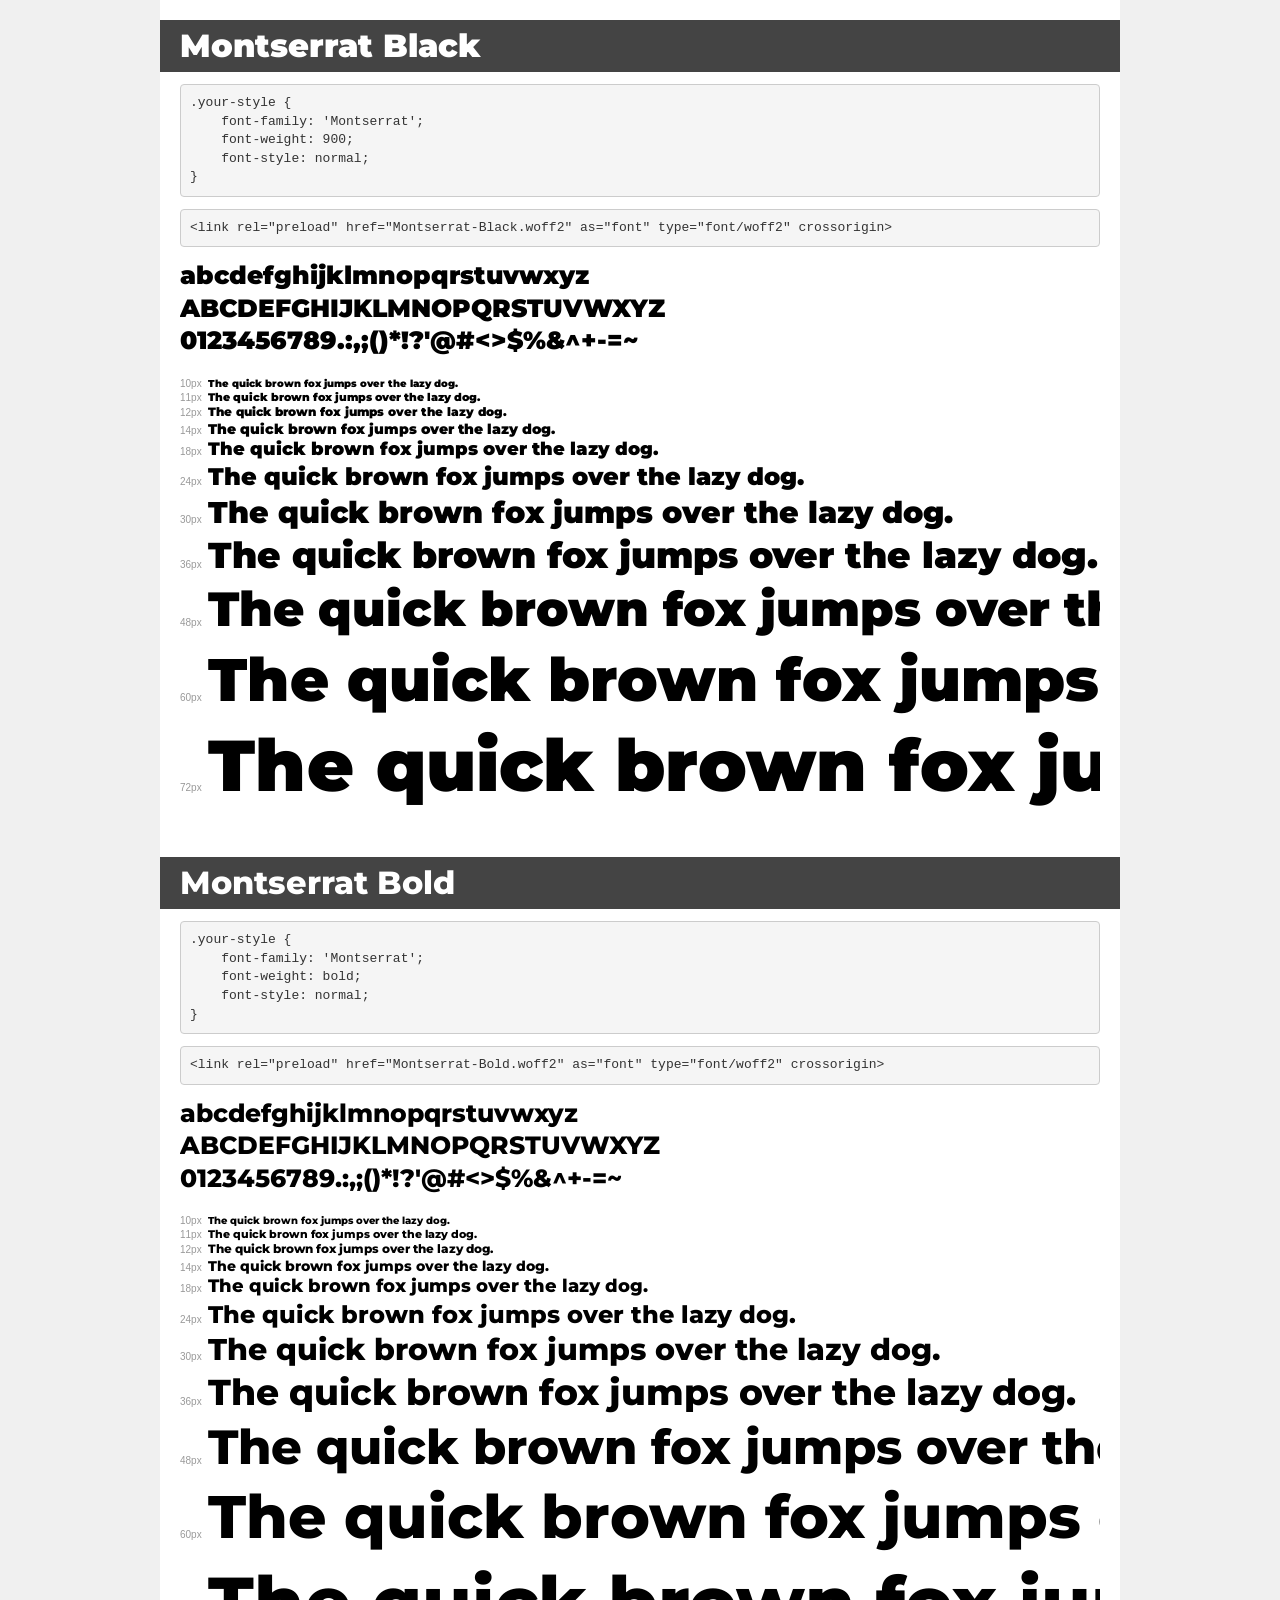
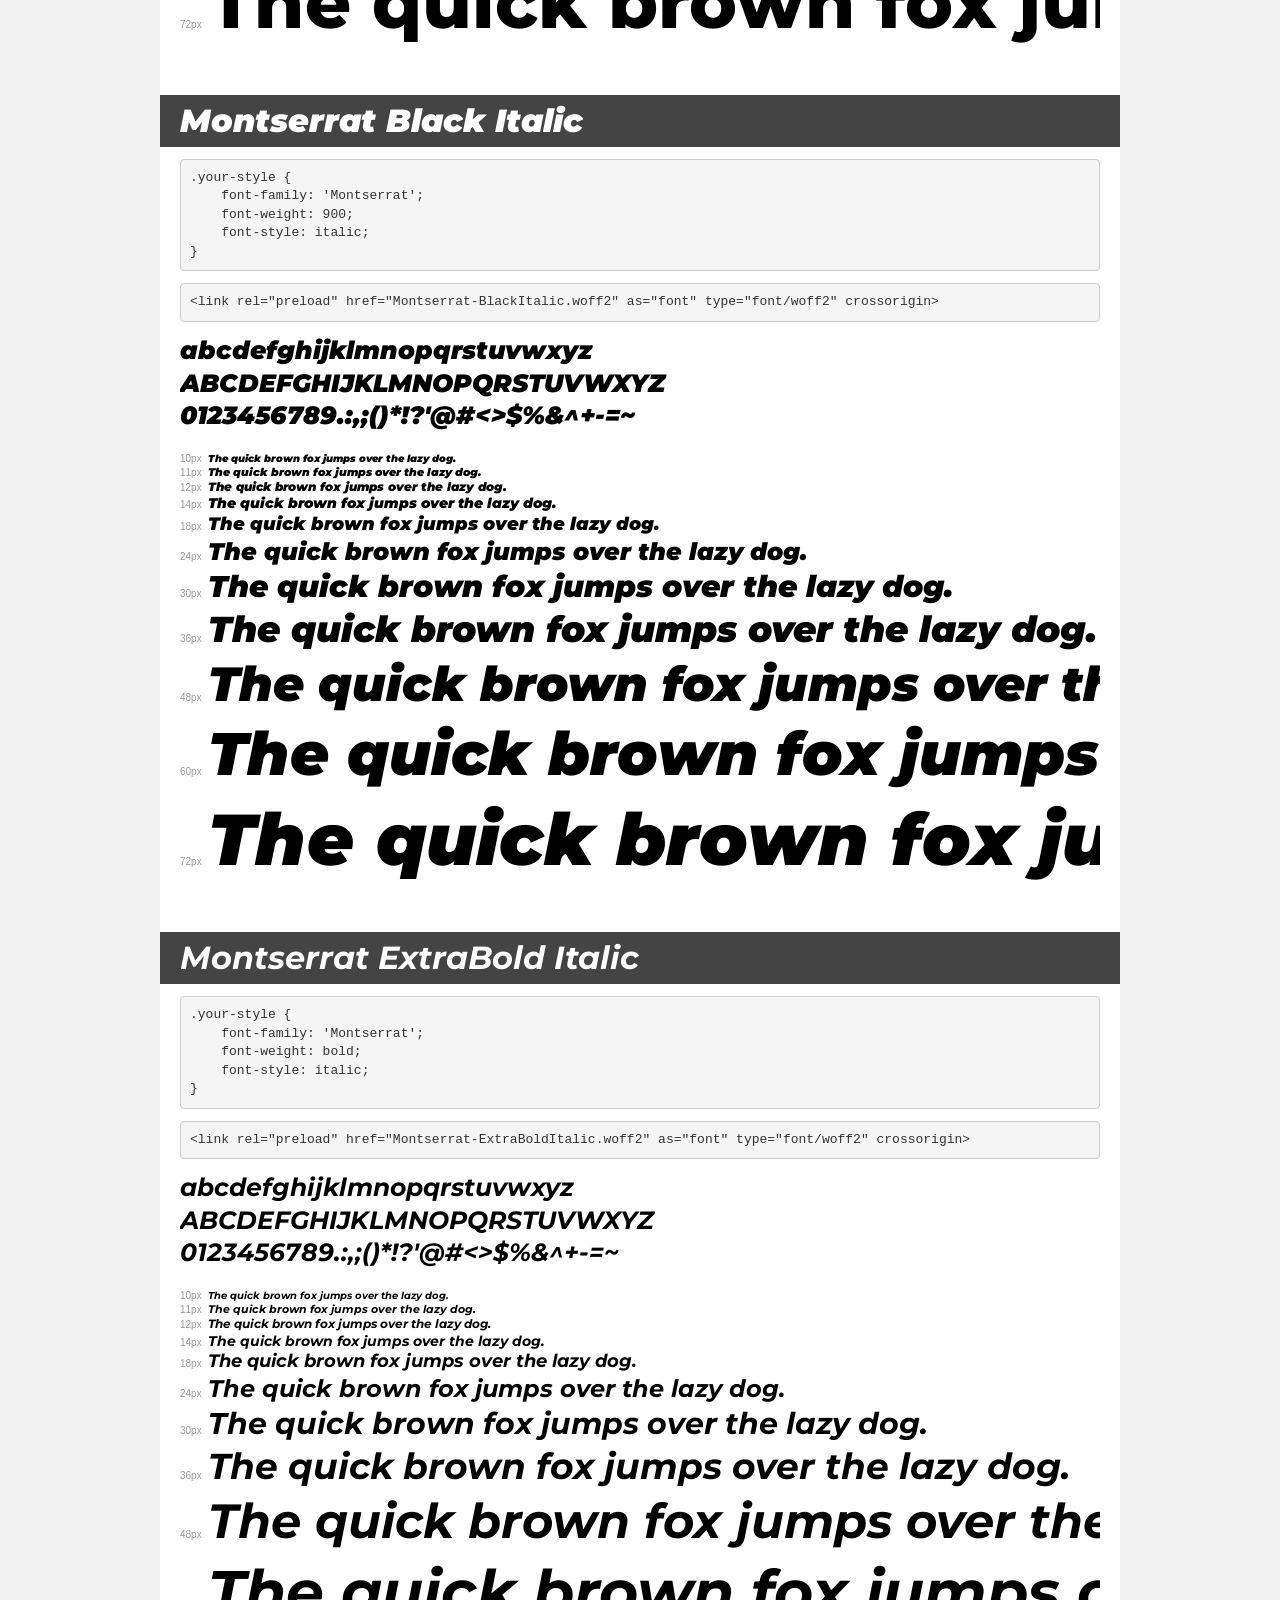
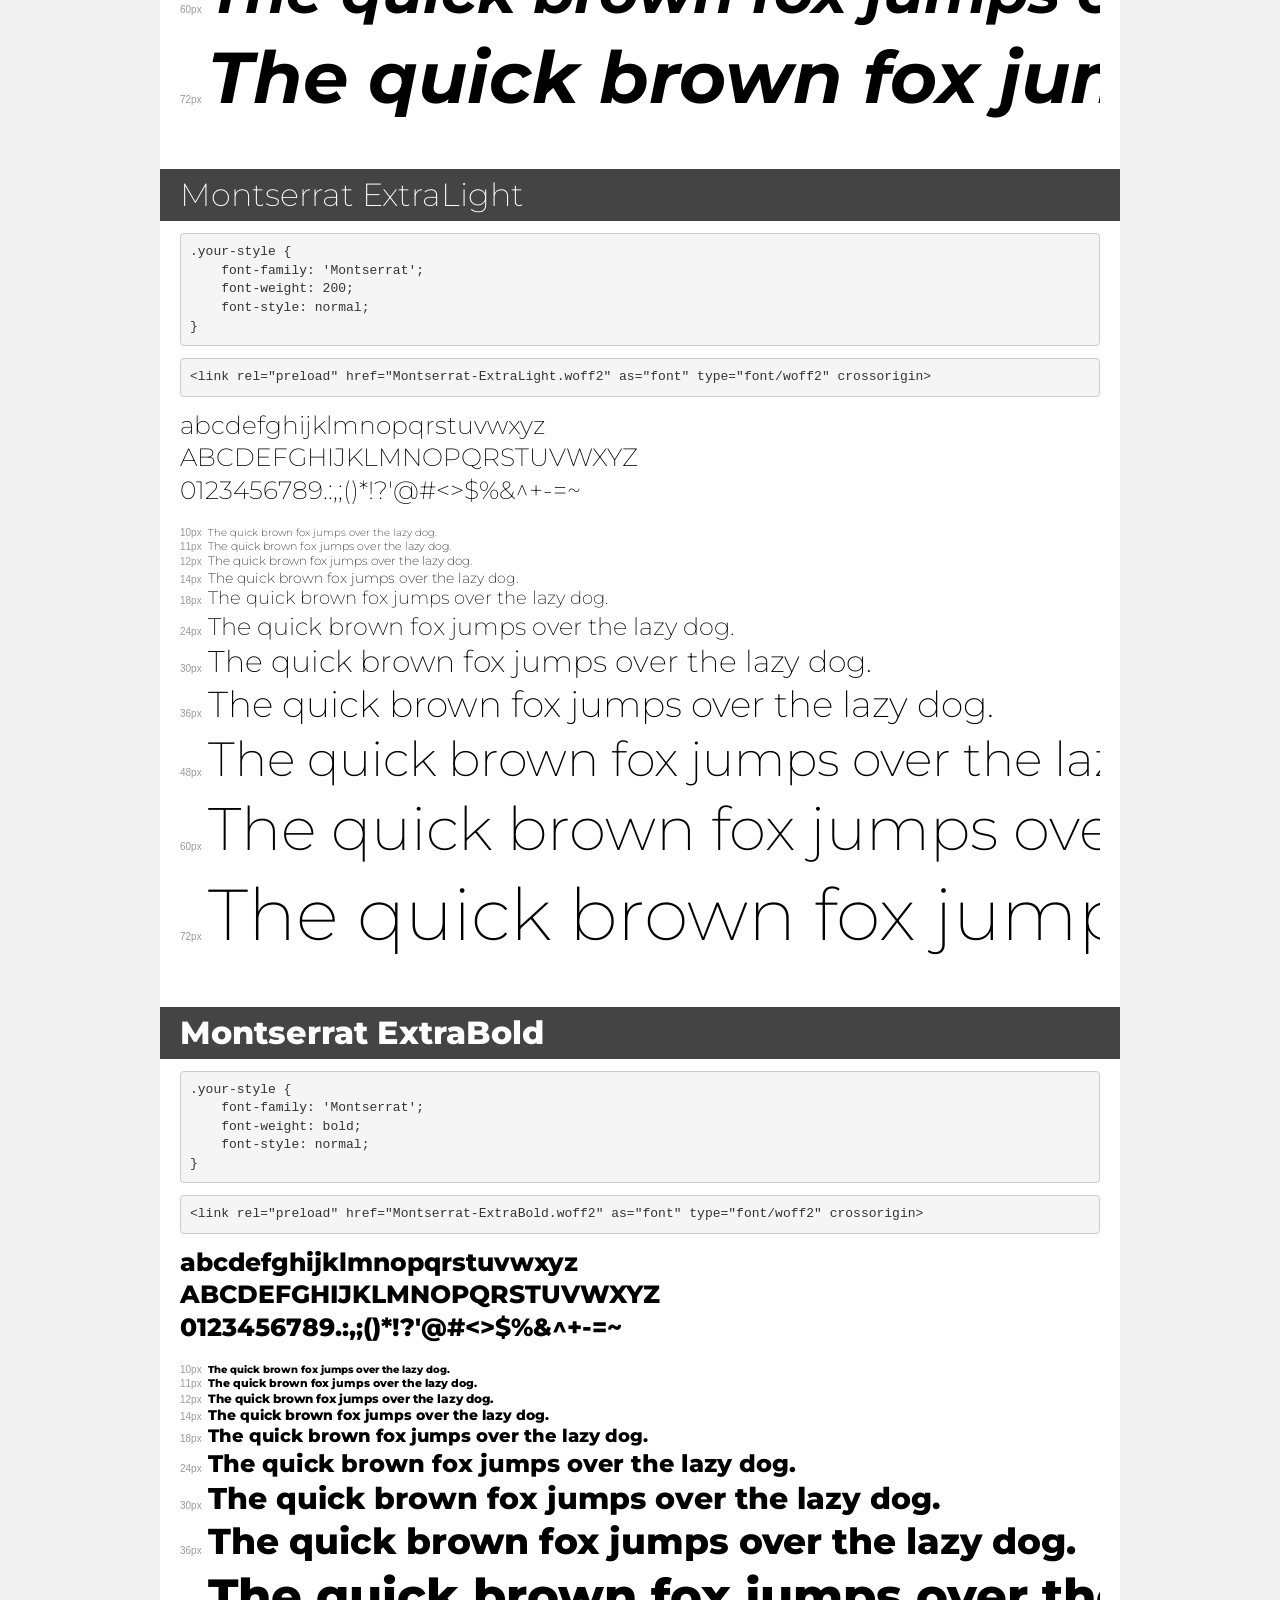
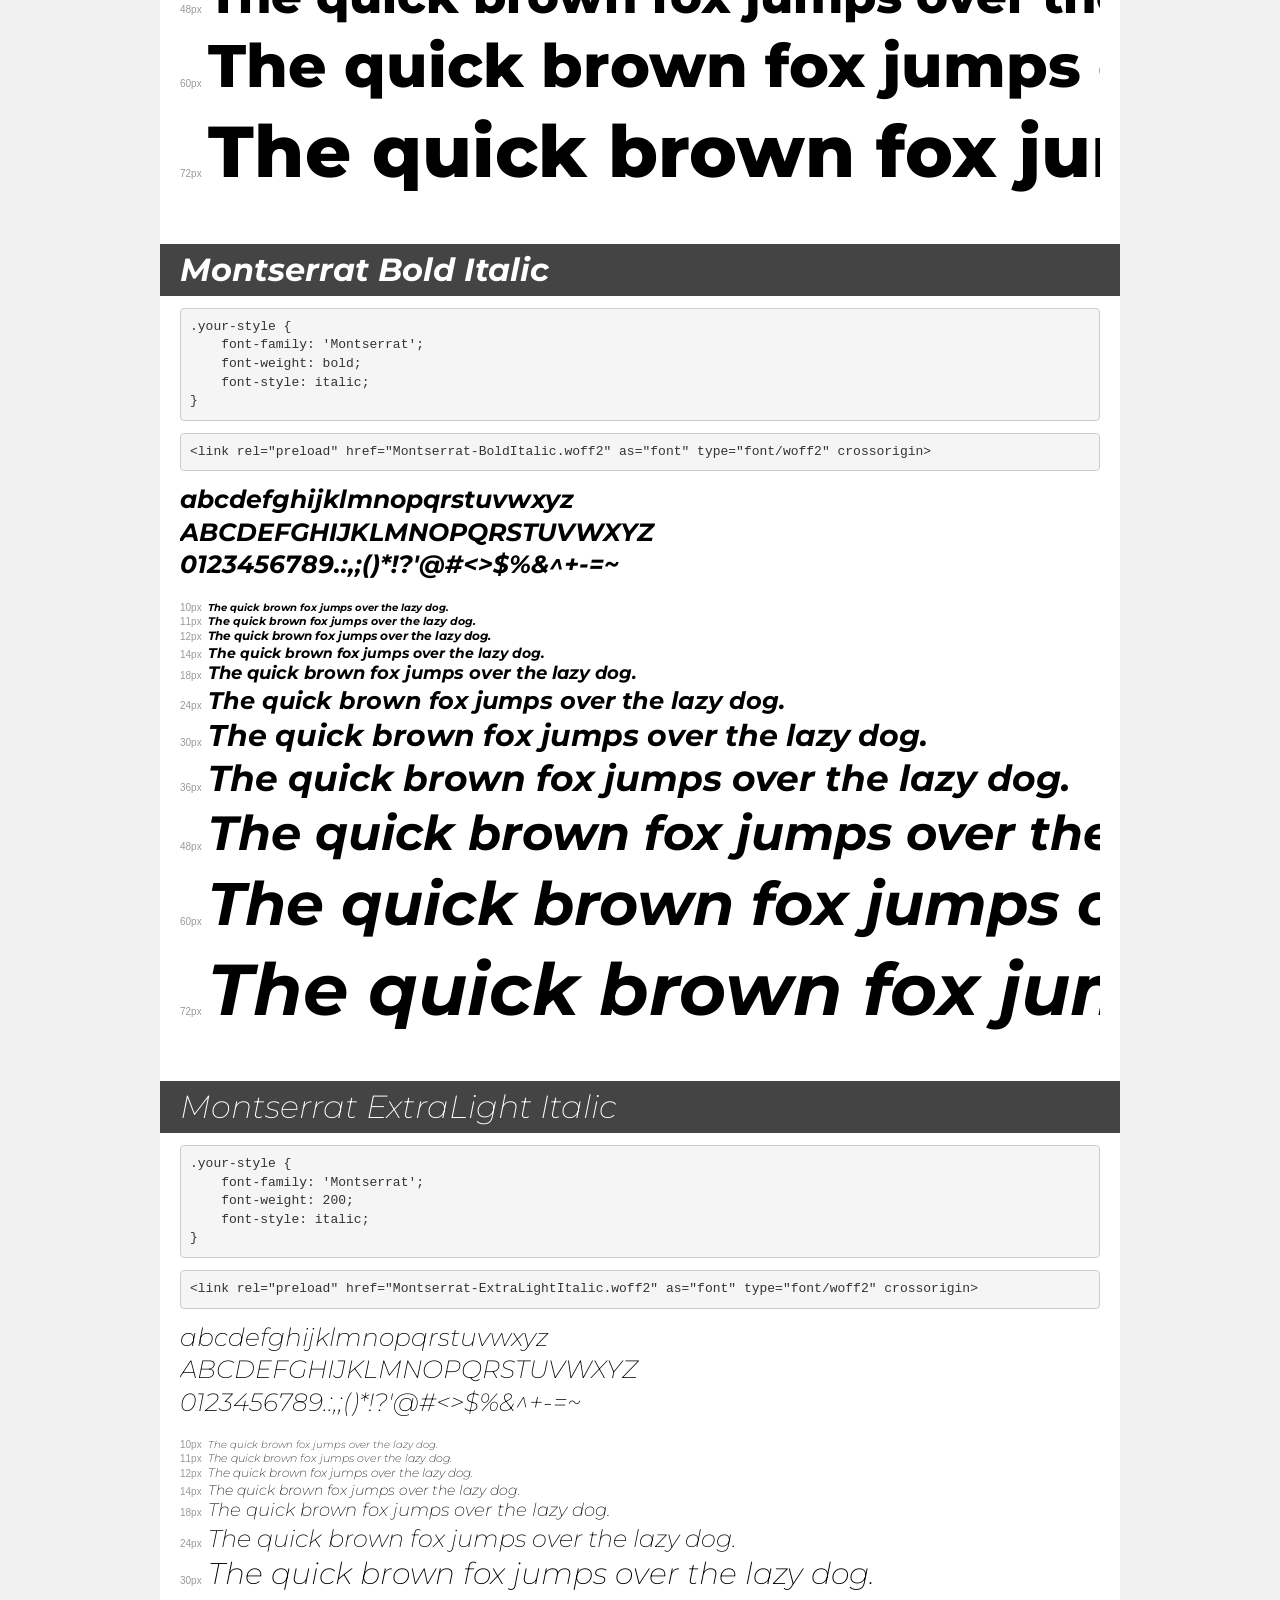
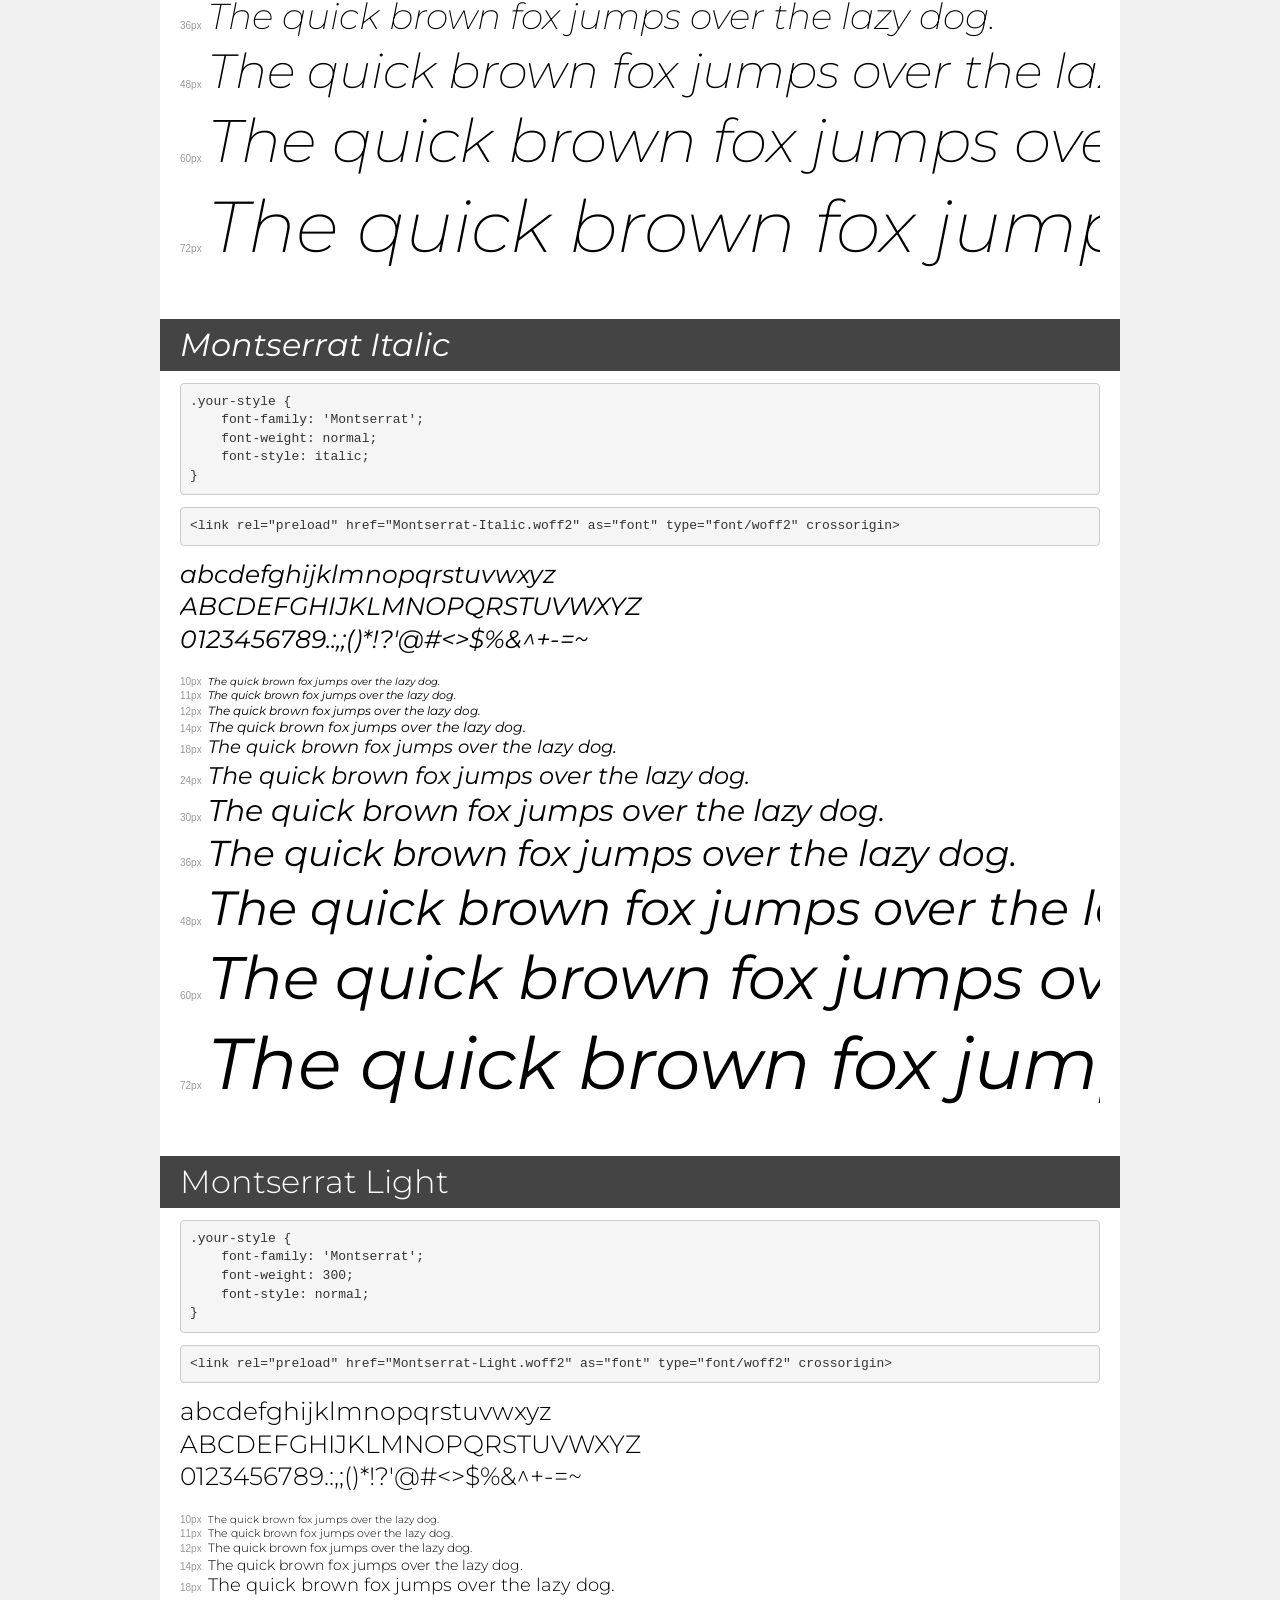
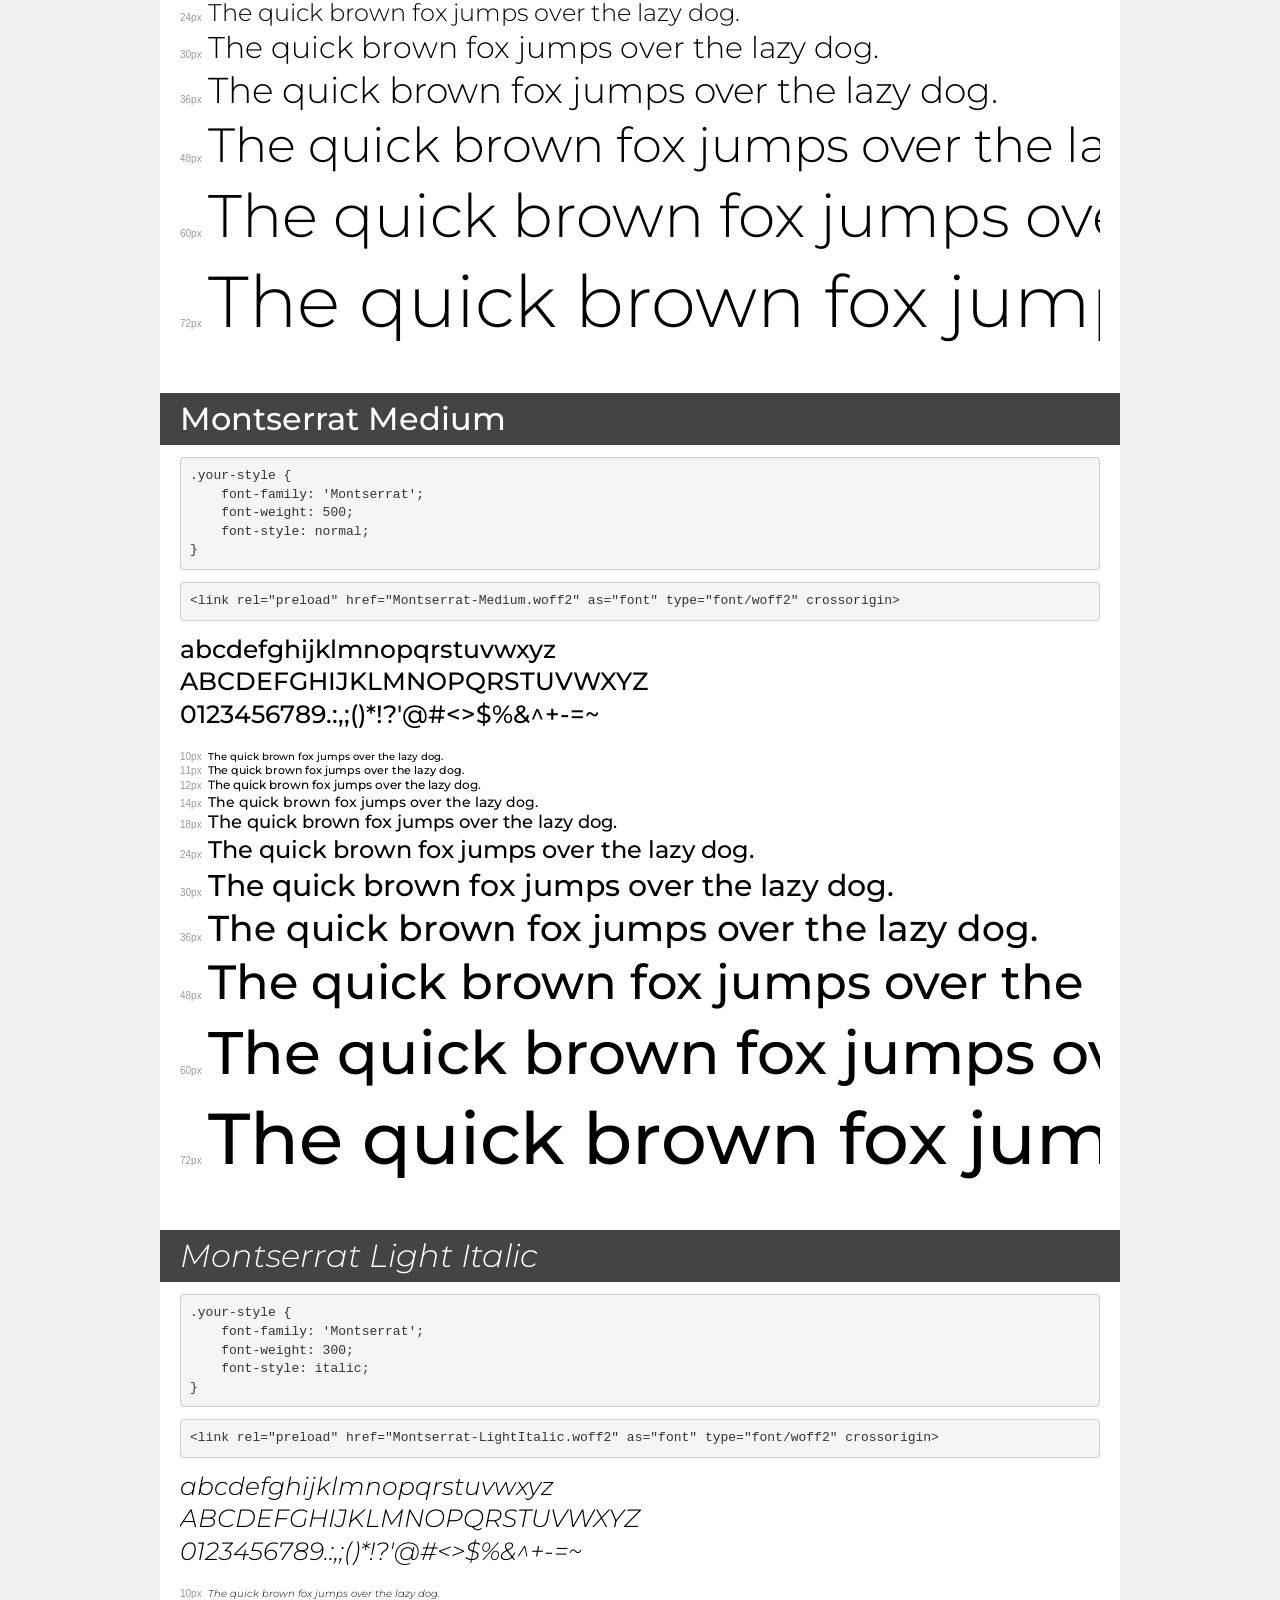
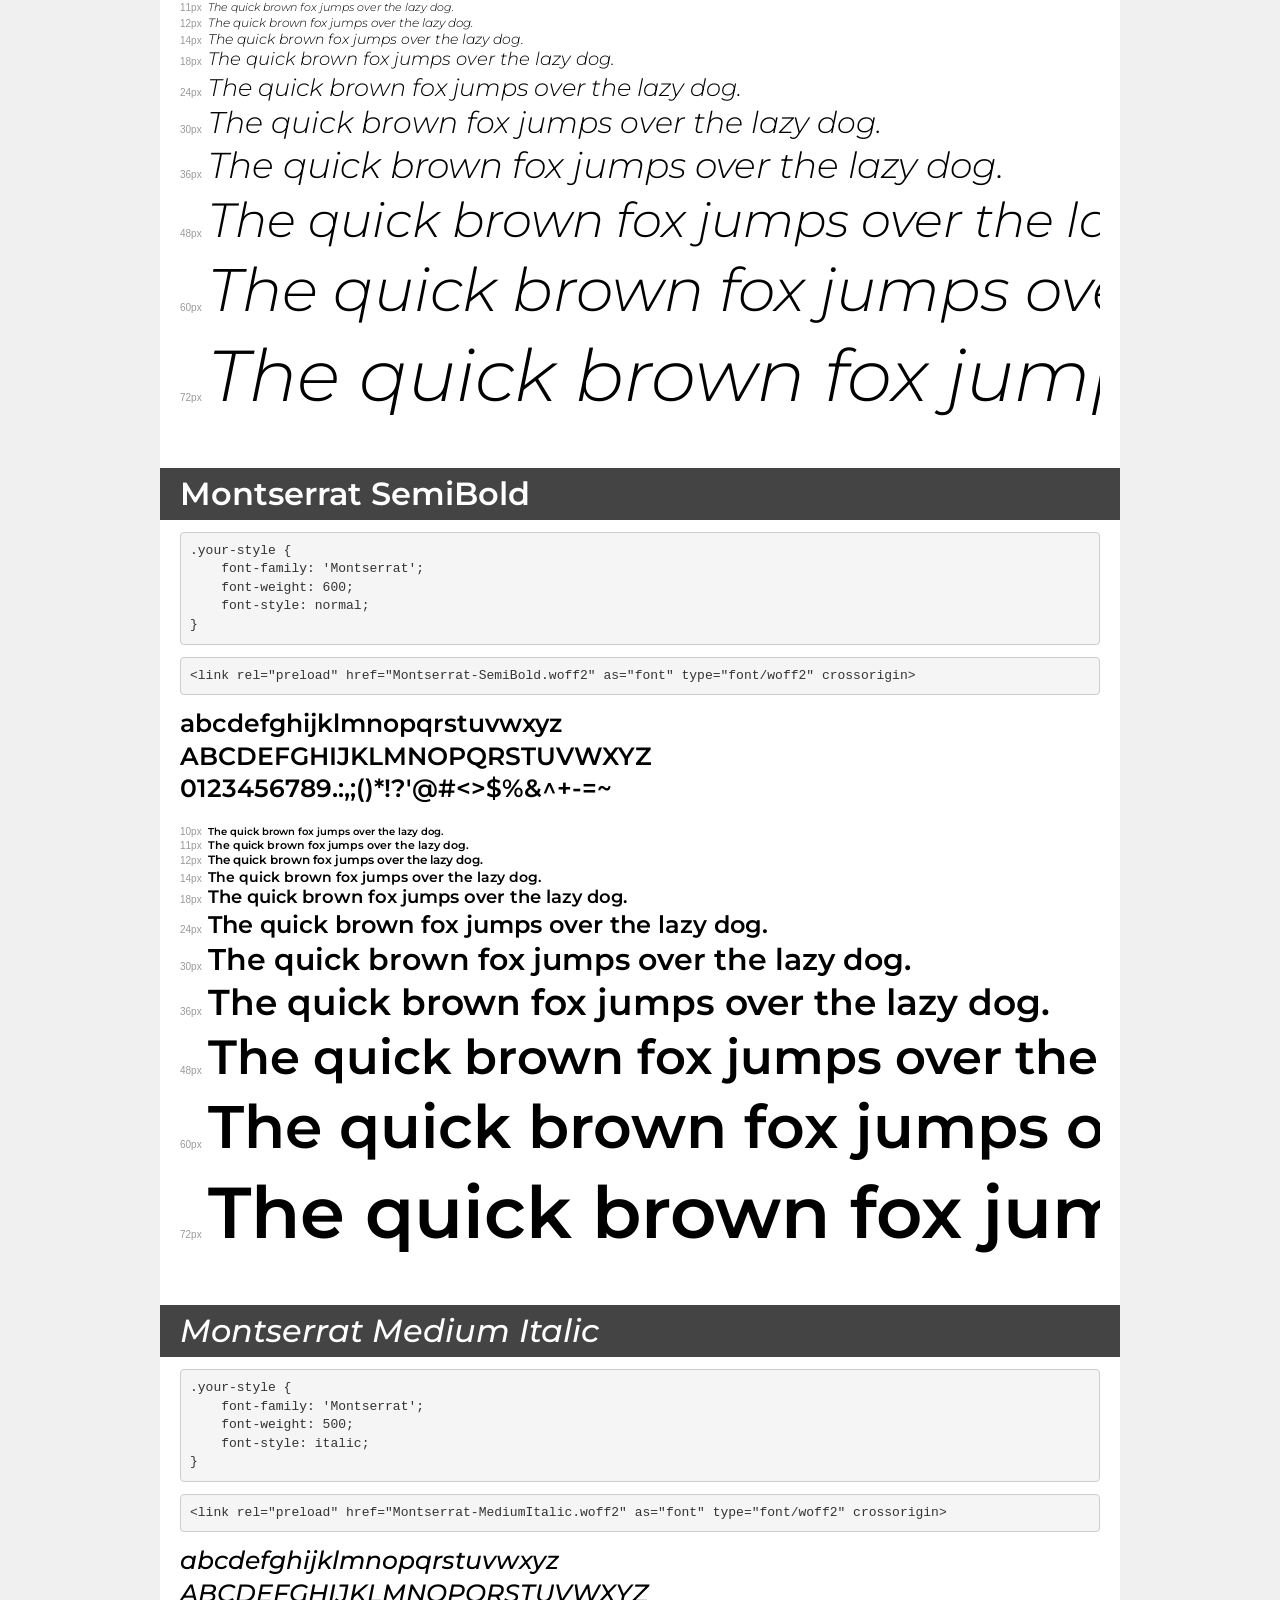
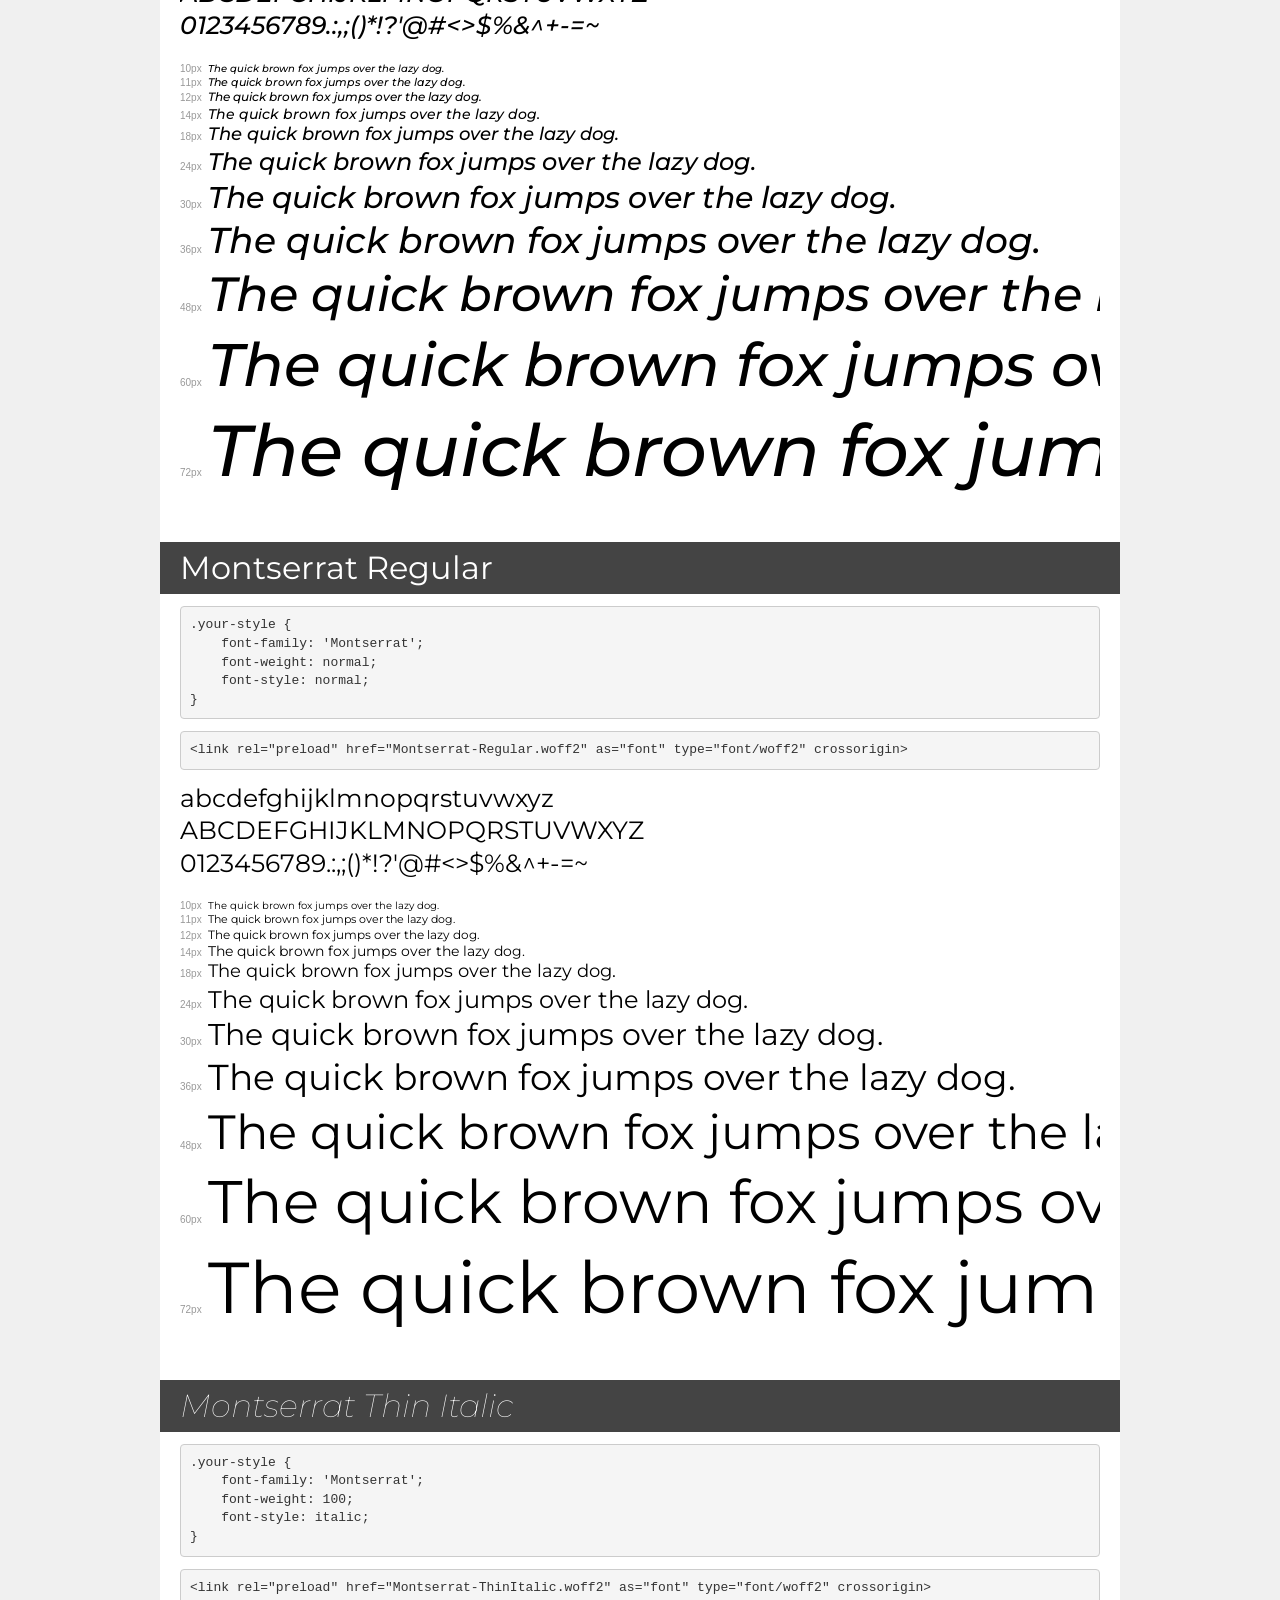
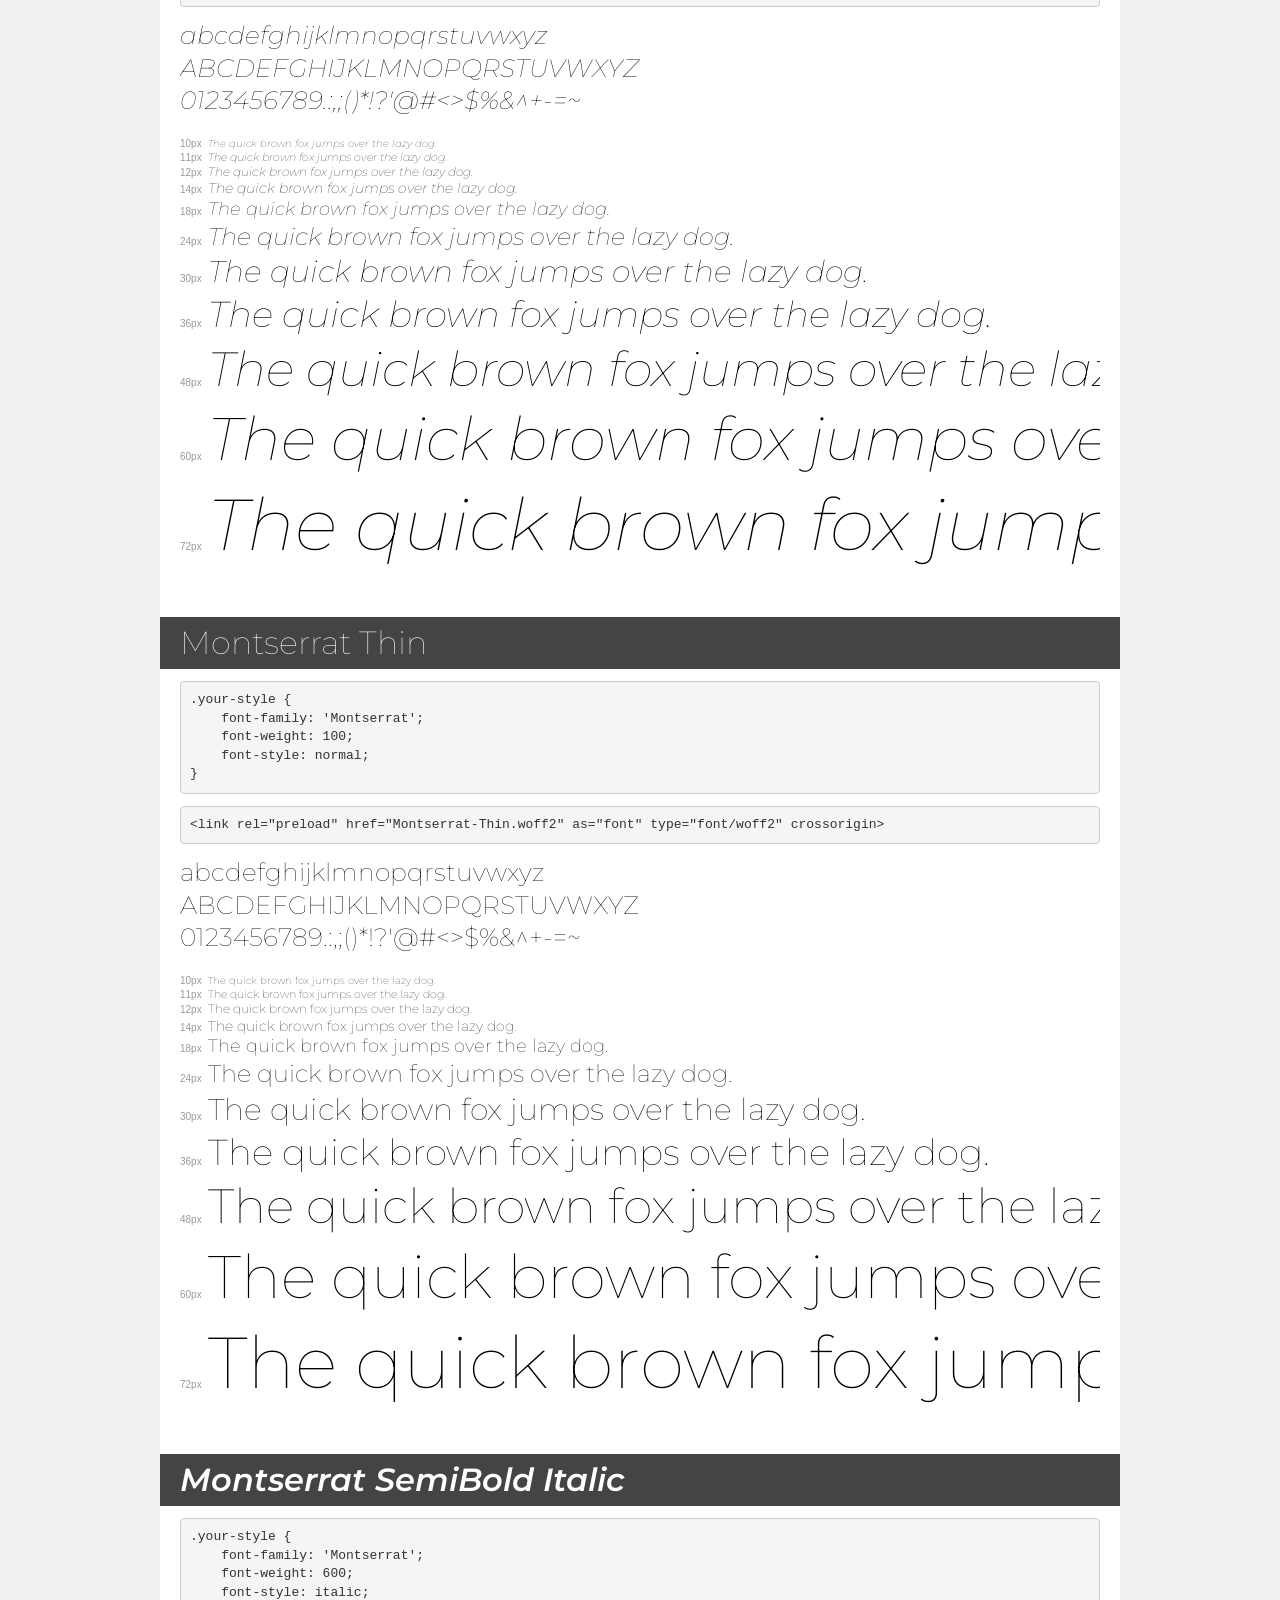
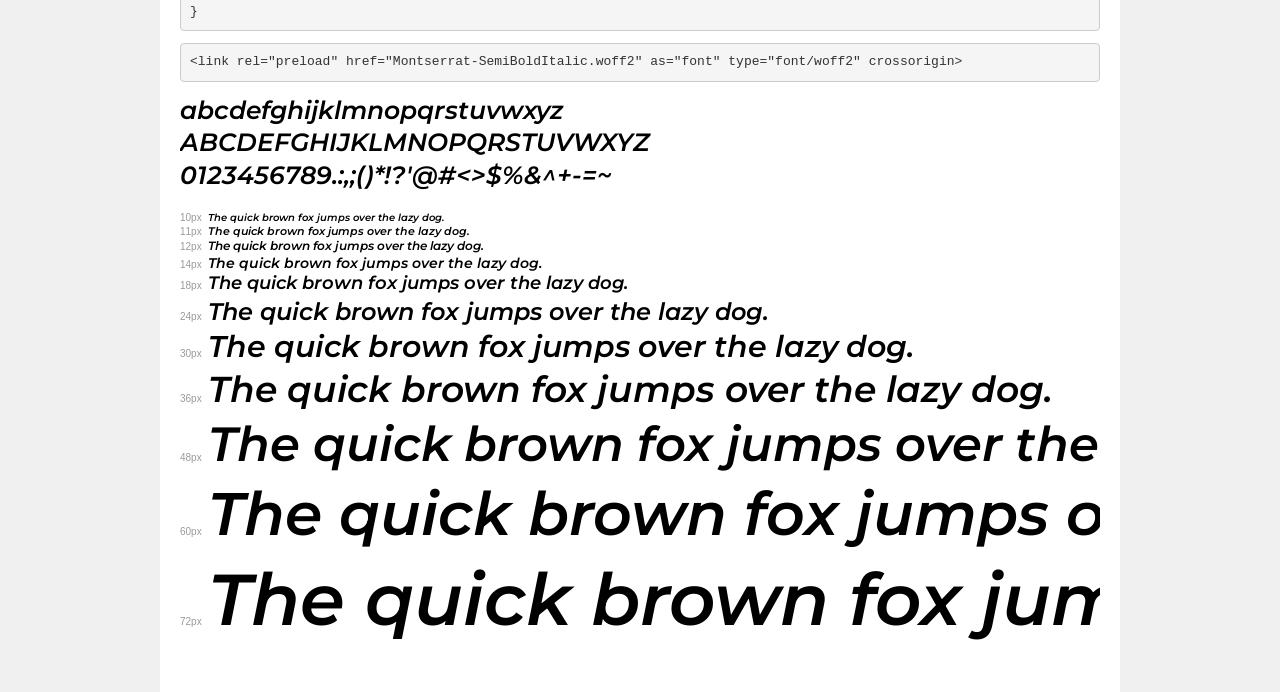
<file: public/assets/Fonts/demo.html>
<!DOCTYPE html>
<html lang="en">
<head>
    <meta charset="utf-8">
    <meta http-equiv="X-UA-Compatible" content="IE=edge">
    <meta name="viewport" content="width=device-width, initial-scale=1">
    <meta name="robots" content="noindex, noarchive">
    <meta name="format-detection" content="telephone=no">
    <title>Transfonter demo</title>
    <link href="stylesheet.css" rel="stylesheet">
    <style>
        /*
        http://meyerweb.com/eric/tools/css/reset/
        v2.0 | 20110126
        License: none (public domain)
        */
        html, body, div, span, applet, object, iframe,
        h1, h2, h3, h4, h5, h6, p, blockquote, pre,
        a, abbr, acronym, address, big, cite, code,
        del, dfn, em, img, ins, kbd, q, s, samp,
        small, strike, strong, sub, sup, tt, var,
        b, u, i, center,
        dl, dt, dd, ol, ul, li,
        fieldset, form, label, legend,
        table, caption, tbody, tfoot, thead, tr, th, td,
        article, aside, canvas, details, embed,
        figure, figcaption, footer, header, hgroup,
        menu, nav, output, ruby, section, summary,
        time, mark, audio, video {
            margin: 0;
            padding: 0;
            border: 0;
            font-size: 100%;
            font: inherit;
            vertical-align: baseline;
        }
        /* HTML5 display-role reset for older browsers */
        article, aside, details, figcaption, figure,
        footer, header, hgroup, menu, nav, section {
            display: block;
        }
        body {
            line-height: 1;
        }
        ol, ul {
            list-style: none;
        }
        blockquote, q {
            quotes: none;
        }
        blockquote:before, blockquote:after,
        q:before, q:after {
            content: '';
            content: none;
        }
        table {
            border-collapse: collapse;
            border-spacing: 0;
        }
        /* demo styles */
        body {
            background: #f0f0f0;
            color: #000;
        }
        .page {
            background: #fff;
            width: 920px;
            margin: 0 auto;
            padding: 20px 20px 0 20px;
            overflow: hidden;
        }
        .font-container {
            overflow-x: auto;
            overflow-y: hidden;
            margin-bottom: 40px;
            line-height: 1.3;
            white-space: nowrap;
            padding-bottom: 5px;
        }
        h1 {
            position: relative;
            background: #444;
            font-size: 32px;
            color: #fff;
            padding: 10px 20px;
            margin: 0 -20px 12px -20px;
        }
        .letters {
            font-size: 25px;
            margin-bottom: 20px;
        }
        .s10:before {
            content: '10px';
        }
        .s11:before {
            content: '11px';
        }
        .s12:before {
            content: '12px';
        }
        .s14:before {
            content: '14px';
        }
        .s18:before {
            content: '18px';
        }
        .s24:before {
            content: '24px';
        }
        .s30:before {
            content: '30px';
        }
        .s36:before {
            content: '36px';
        }
        .s48:before {
            content: '48px';
        }
        .s60:before {
            content: '60px';
        }
        .s72:before {
            content: '72px';
        }
        .s10:before, .s11:before, .s12:before, .s14:before,
        .s18:before, .s24:before, .s30:before, .s36:before,
        .s48:before, .s60:before, .s72:before {
            font-family: Arial, sans-serif;
            font-size: 10px;
            font-weight: normal;
            font-style: normal;
            color: #999;
            padding-right: 6px;
        }
        pre {
            display: block;
            padding: 9px;
            margin: 0 0 12px;
            font-family: Monaco, Menlo, Consolas, "Courier New", monospace;
            font-size: 13px;
            line-height: 1.428571429;
            color: #333;
            font-weight: normal;
            font-style: normal;
            background-color: #f5f5f5;
            border: 1px solid #ccc;
            overflow-x: auto;
            border-radius: 4px;
        }
        /* responsive */
        @media (max-width: 959px) {
            .page {
                width: auto;
                margin: 0;
            }
        }
    </style>
</head>
<body>
<div class="page">
    <div class="demo">
        <h1 style="font-family: 'Montserrat'; font-weight: 900; font-style: normal;">Montserrat Black</h1>
        <pre title="Usage">.your-style {
    font-family: 'Montserrat';
    font-weight: 900;
    font-style: normal;
}</pre>
        <pre title="Preload (optional)">
&lt;link rel=&quot;preload&quot; href=&quot;Montserrat-Black.woff2&quot; as=&quot;font&quot; type=&quot;font/woff2&quot; crossorigin&gt;</pre>
        <div class="font-container" style="font-family: 'Montserrat'; font-weight: 900; font-style: normal;">
            <p class="letters">
                abcdefghijklmnopqrstuvwxyz<br>
ABCDEFGHIJKLMNOPQRSTUVWXYZ<br>
                0123456789.:,;()*!?'@#&lt;&gt;$%&^+-=~
            </p>
            <p class="s10" style="font-size: 10px;">The quick brown fox jumps over the lazy dog.</p>
            <p class="s11" style="font-size: 11px;">The quick brown fox jumps over the lazy dog.</p>
            <p class="s12" style="font-size: 12px;">The quick brown fox jumps over the lazy dog.</p>
            <p class="s14" style="font-size: 14px;">The quick brown fox jumps over the lazy dog.</p>
            <p class="s18" style="font-size: 18px;">The quick brown fox jumps over the lazy dog.</p>
            <p class="s24" style="font-size: 24px;">The quick brown fox jumps over the lazy dog.</p>
            <p class="s30" style="font-size: 30px;">The quick brown fox jumps over the lazy dog.</p>
            <p class="s36" style="font-size: 36px;">The quick brown fox jumps over the lazy dog.</p>
            <p class="s48" style="font-size: 48px;">The quick brown fox jumps over the lazy dog.</p>
            <p class="s60" style="font-size: 60px;">The quick brown fox jumps over the lazy dog.</p>
            <p class="s72" style="font-size: 72px;">The quick brown fox jumps over the lazy dog.</p>
        </div>
    </div>

    <div class="demo">
        <h1 style="font-family: 'Montserrat'; font-weight: bold; font-style: normal;">Montserrat Bold</h1>
        <pre title="Usage">.your-style {
    font-family: 'Montserrat';
    font-weight: bold;
    font-style: normal;
}</pre>
        <pre title="Preload (optional)">
&lt;link rel=&quot;preload&quot; href=&quot;Montserrat-Bold.woff2&quot; as=&quot;font&quot; type=&quot;font/woff2&quot; crossorigin&gt;</pre>
        <div class="font-container" style="font-family: 'Montserrat'; font-weight: bold; font-style: normal;">
            <p class="letters">
                abcdefghijklmnopqrstuvwxyz<br>
ABCDEFGHIJKLMNOPQRSTUVWXYZ<br>
                0123456789.:,;()*!?'@#&lt;&gt;$%&^+-=~
            </p>
            <p class="s10" style="font-size: 10px;">The quick brown fox jumps over the lazy dog.</p>
            <p class="s11" style="font-size: 11px;">The quick brown fox jumps over the lazy dog.</p>
            <p class="s12" style="font-size: 12px;">The quick brown fox jumps over the lazy dog.</p>
            <p class="s14" style="font-size: 14px;">The quick brown fox jumps over the lazy dog.</p>
            <p class="s18" style="font-size: 18px;">The quick brown fox jumps over the lazy dog.</p>
            <p class="s24" style="font-size: 24px;">The quick brown fox jumps over the lazy dog.</p>
            <p class="s30" style="font-size: 30px;">The quick brown fox jumps over the lazy dog.</p>
            <p class="s36" style="font-size: 36px;">The quick brown fox jumps over the lazy dog.</p>
            <p class="s48" style="font-size: 48px;">The quick brown fox jumps over the lazy dog.</p>
            <p class="s60" style="font-size: 60px;">The quick brown fox jumps over the lazy dog.</p>
            <p class="s72" style="font-size: 72px;">The quick brown fox jumps over the lazy dog.</p>
        </div>
    </div>

    <div class="demo">
        <h1 style="font-family: 'Montserrat'; font-weight: 900; font-style: italic;">Montserrat Black Italic</h1>
        <pre title="Usage">.your-style {
    font-family: 'Montserrat';
    font-weight: 900;
    font-style: italic;
}</pre>
        <pre title="Preload (optional)">
&lt;link rel=&quot;preload&quot; href=&quot;Montserrat-BlackItalic.woff2&quot; as=&quot;font&quot; type=&quot;font/woff2&quot; crossorigin&gt;</pre>
        <div class="font-container" style="font-family: 'Montserrat'; font-weight: 900; font-style: italic;">
            <p class="letters">
                abcdefghijklmnopqrstuvwxyz<br>
ABCDEFGHIJKLMNOPQRSTUVWXYZ<br>
                0123456789.:,;()*!?'@#&lt;&gt;$%&^+-=~
            </p>
            <p class="s10" style="font-size: 10px;">The quick brown fox jumps over the lazy dog.</p>
            <p class="s11" style="font-size: 11px;">The quick brown fox jumps over the lazy dog.</p>
            <p class="s12" style="font-size: 12px;">The quick brown fox jumps over the lazy dog.</p>
            <p class="s14" style="font-size: 14px;">The quick brown fox jumps over the lazy dog.</p>
            <p class="s18" style="font-size: 18px;">The quick brown fox jumps over the lazy dog.</p>
            <p class="s24" style="font-size: 24px;">The quick brown fox jumps over the lazy dog.</p>
            <p class="s30" style="font-size: 30px;">The quick brown fox jumps over the lazy dog.</p>
            <p class="s36" style="font-size: 36px;">The quick brown fox jumps over the lazy dog.</p>
            <p class="s48" style="font-size: 48px;">The quick brown fox jumps over the lazy dog.</p>
            <p class="s60" style="font-size: 60px;">The quick brown fox jumps over the lazy dog.</p>
            <p class="s72" style="font-size: 72px;">The quick brown fox jumps over the lazy dog.</p>
        </div>
    </div>

    <div class="demo">
        <h1 style="font-family: 'Montserrat'; font-weight: bold; font-style: italic;">Montserrat ExtraBold Italic</h1>
        <pre title="Usage">.your-style {
    font-family: 'Montserrat';
    font-weight: bold;
    font-style: italic;
}</pre>
        <pre title="Preload (optional)">
&lt;link rel=&quot;preload&quot; href=&quot;Montserrat-ExtraBoldItalic.woff2&quot; as=&quot;font&quot; type=&quot;font/woff2&quot; crossorigin&gt;</pre>
        <div class="font-container" style="font-family: 'Montserrat'; font-weight: bold; font-style: italic;">
            <p class="letters">
                abcdefghijklmnopqrstuvwxyz<br>
ABCDEFGHIJKLMNOPQRSTUVWXYZ<br>
                0123456789.:,;()*!?'@#&lt;&gt;$%&^+-=~
            </p>
            <p class="s10" style="font-size: 10px;">The quick brown fox jumps over the lazy dog.</p>
            <p class="s11" style="font-size: 11px;">The quick brown fox jumps over the lazy dog.</p>
            <p class="s12" style="font-size: 12px;">The quick brown fox jumps over the lazy dog.</p>
            <p class="s14" style="font-size: 14px;">The quick brown fox jumps over the lazy dog.</p>
            <p class="s18" style="font-size: 18px;">The quick brown fox jumps over the lazy dog.</p>
            <p class="s24" style="font-size: 24px;">The quick brown fox jumps over the lazy dog.</p>
            <p class="s30" style="font-size: 30px;">The quick brown fox jumps over the lazy dog.</p>
            <p class="s36" style="font-size: 36px;">The quick brown fox jumps over the lazy dog.</p>
            <p class="s48" style="font-size: 48px;">The quick brown fox jumps over the lazy dog.</p>
            <p class="s60" style="font-size: 60px;">The quick brown fox jumps over the lazy dog.</p>
            <p class="s72" style="font-size: 72px;">The quick brown fox jumps over the lazy dog.</p>
        </div>
    </div>

    <div class="demo">
        <h1 style="font-family: 'Montserrat'; font-weight: 200; font-style: normal;">Montserrat ExtraLight</h1>
        <pre title="Usage">.your-style {
    font-family: 'Montserrat';
    font-weight: 200;
    font-style: normal;
}</pre>
        <pre title="Preload (optional)">
&lt;link rel=&quot;preload&quot; href=&quot;Montserrat-ExtraLight.woff2&quot; as=&quot;font&quot; type=&quot;font/woff2&quot; crossorigin&gt;</pre>
        <div class="font-container" style="font-family: 'Montserrat'; font-weight: 200; font-style: normal;">
            <p class="letters">
                abcdefghijklmnopqrstuvwxyz<br>
ABCDEFGHIJKLMNOPQRSTUVWXYZ<br>
                0123456789.:,;()*!?'@#&lt;&gt;$%&^+-=~
            </p>
            <p class="s10" style="font-size: 10px;">The quick brown fox jumps over the lazy dog.</p>
            <p class="s11" style="font-size: 11px;">The quick brown fox jumps over the lazy dog.</p>
            <p class="s12" style="font-size: 12px;">The quick brown fox jumps over the lazy dog.</p>
            <p class="s14" style="font-size: 14px;">The quick brown fox jumps over the lazy dog.</p>
            <p class="s18" style="font-size: 18px;">The quick brown fox jumps over the lazy dog.</p>
            <p class="s24" style="font-size: 24px;">The quick brown fox jumps over the lazy dog.</p>
            <p class="s30" style="font-size: 30px;">The quick brown fox jumps over the lazy dog.</p>
            <p class="s36" style="font-size: 36px;">The quick brown fox jumps over the lazy dog.</p>
            <p class="s48" style="font-size: 48px;">The quick brown fox jumps over the lazy dog.</p>
            <p class="s60" style="font-size: 60px;">The quick brown fox jumps over the lazy dog.</p>
            <p class="s72" style="font-size: 72px;">The quick brown fox jumps over the lazy dog.</p>
        </div>
    </div>

    <div class="demo">
        <h1 style="font-family: 'Montserrat'; font-weight: bold; font-style: normal;">Montserrat ExtraBold</h1>
        <pre title="Usage">.your-style {
    font-family: 'Montserrat';
    font-weight: bold;
    font-style: normal;
}</pre>
        <pre title="Preload (optional)">
&lt;link rel=&quot;preload&quot; href=&quot;Montserrat-ExtraBold.woff2&quot; as=&quot;font&quot; type=&quot;font/woff2&quot; crossorigin&gt;</pre>
        <div class="font-container" style="font-family: 'Montserrat'; font-weight: bold; font-style: normal;">
            <p class="letters">
                abcdefghijklmnopqrstuvwxyz<br>
ABCDEFGHIJKLMNOPQRSTUVWXYZ<br>
                0123456789.:,;()*!?'@#&lt;&gt;$%&^+-=~
            </p>
            <p class="s10" style="font-size: 10px;">The quick brown fox jumps over the lazy dog.</p>
            <p class="s11" style="font-size: 11px;">The quick brown fox jumps over the lazy dog.</p>
            <p class="s12" style="font-size: 12px;">The quick brown fox jumps over the lazy dog.</p>
            <p class="s14" style="font-size: 14px;">The quick brown fox jumps over the lazy dog.</p>
            <p class="s18" style="font-size: 18px;">The quick brown fox jumps over the lazy dog.</p>
            <p class="s24" style="font-size: 24px;">The quick brown fox jumps over the lazy dog.</p>
            <p class="s30" style="font-size: 30px;">The quick brown fox jumps over the lazy dog.</p>
            <p class="s36" style="font-size: 36px;">The quick brown fox jumps over the lazy dog.</p>
            <p class="s48" style="font-size: 48px;">The quick brown fox jumps over the lazy dog.</p>
            <p class="s60" style="font-size: 60px;">The quick brown fox jumps over the lazy dog.</p>
            <p class="s72" style="font-size: 72px;">The quick brown fox jumps over the lazy dog.</p>
        </div>
    </div>

    <div class="demo">
        <h1 style="font-family: 'Montserrat'; font-weight: bold; font-style: italic;">Montserrat Bold Italic</h1>
        <pre title="Usage">.your-style {
    font-family: 'Montserrat';
    font-weight: bold;
    font-style: italic;
}</pre>
        <pre title="Preload (optional)">
&lt;link rel=&quot;preload&quot; href=&quot;Montserrat-BoldItalic.woff2&quot; as=&quot;font&quot; type=&quot;font/woff2&quot; crossorigin&gt;</pre>
        <div class="font-container" style="font-family: 'Montserrat'; font-weight: bold; font-style: italic;">
            <p class="letters">
                abcdefghijklmnopqrstuvwxyz<br>
ABCDEFGHIJKLMNOPQRSTUVWXYZ<br>
                0123456789.:,;()*!?'@#&lt;&gt;$%&^+-=~
            </p>
            <p class="s10" style="font-size: 10px;">The quick brown fox jumps over the lazy dog.</p>
            <p class="s11" style="font-size: 11px;">The quick brown fox jumps over the lazy dog.</p>
            <p class="s12" style="font-size: 12px;">The quick brown fox jumps over the lazy dog.</p>
            <p class="s14" style="font-size: 14px;">The quick brown fox jumps over the lazy dog.</p>
            <p class="s18" style="font-size: 18px;">The quick brown fox jumps over the lazy dog.</p>
            <p class="s24" style="font-size: 24px;">The quick brown fox jumps over the lazy dog.</p>
            <p class="s30" style="font-size: 30px;">The quick brown fox jumps over the lazy dog.</p>
            <p class="s36" style="font-size: 36px;">The quick brown fox jumps over the lazy dog.</p>
            <p class="s48" style="font-size: 48px;">The quick brown fox jumps over the lazy dog.</p>
            <p class="s60" style="font-size: 60px;">The quick brown fox jumps over the lazy dog.</p>
            <p class="s72" style="font-size: 72px;">The quick brown fox jumps over the lazy dog.</p>
        </div>
    </div>

    <div class="demo">
        <h1 style="font-family: 'Montserrat'; font-weight: 200; font-style: italic;">Montserrat ExtraLight Italic</h1>
        <pre title="Usage">.your-style {
    font-family: 'Montserrat';
    font-weight: 200;
    font-style: italic;
}</pre>
        <pre title="Preload (optional)">
&lt;link rel=&quot;preload&quot; href=&quot;Montserrat-ExtraLightItalic.woff2&quot; as=&quot;font&quot; type=&quot;font/woff2&quot; crossorigin&gt;</pre>
        <div class="font-container" style="font-family: 'Montserrat'; font-weight: 200; font-style: italic;">
            <p class="letters">
                abcdefghijklmnopqrstuvwxyz<br>
ABCDEFGHIJKLMNOPQRSTUVWXYZ<br>
                0123456789.:,;()*!?'@#&lt;&gt;$%&^+-=~
            </p>
            <p class="s10" style="font-size: 10px;">The quick brown fox jumps over the lazy dog.</p>
            <p class="s11" style="font-size: 11px;">The quick brown fox jumps over the lazy dog.</p>
            <p class="s12" style="font-size: 12px;">The quick brown fox jumps over the lazy dog.</p>
            <p class="s14" style="font-size: 14px;">The quick brown fox jumps over the lazy dog.</p>
            <p class="s18" style="font-size: 18px;">The quick brown fox jumps over the lazy dog.</p>
            <p class="s24" style="font-size: 24px;">The quick brown fox jumps over the lazy dog.</p>
            <p class="s30" style="font-size: 30px;">The quick brown fox jumps over the lazy dog.</p>
            <p class="s36" style="font-size: 36px;">The quick brown fox jumps over the lazy dog.</p>
            <p class="s48" style="font-size: 48px;">The quick brown fox jumps over the lazy dog.</p>
            <p class="s60" style="font-size: 60px;">The quick brown fox jumps over the lazy dog.</p>
            <p class="s72" style="font-size: 72px;">The quick brown fox jumps over the lazy dog.</p>
        </div>
    </div>

    <div class="demo">
        <h1 style="font-family: 'Montserrat'; font-weight: normal; font-style: italic;">Montserrat Italic</h1>
        <pre title="Usage">.your-style {
    font-family: 'Montserrat';
    font-weight: normal;
    font-style: italic;
}</pre>
        <pre title="Preload (optional)">
&lt;link rel=&quot;preload&quot; href=&quot;Montserrat-Italic.woff2&quot; as=&quot;font&quot; type=&quot;font/woff2&quot; crossorigin&gt;</pre>
        <div class="font-container" style="font-family: 'Montserrat'; font-weight: normal; font-style: italic;">
            <p class="letters">
                abcdefghijklmnopqrstuvwxyz<br>
ABCDEFGHIJKLMNOPQRSTUVWXYZ<br>
                0123456789.:,;()*!?'@#&lt;&gt;$%&^+-=~
            </p>
            <p class="s10" style="font-size: 10px;">The quick brown fox jumps over the lazy dog.</p>
            <p class="s11" style="font-size: 11px;">The quick brown fox jumps over the lazy dog.</p>
            <p class="s12" style="font-size: 12px;">The quick brown fox jumps over the lazy dog.</p>
            <p class="s14" style="font-size: 14px;">The quick brown fox jumps over the lazy dog.</p>
            <p class="s18" style="font-size: 18px;">The quick brown fox jumps over the lazy dog.</p>
            <p class="s24" style="font-size: 24px;">The quick brown fox jumps over the lazy dog.</p>
            <p class="s30" style="font-size: 30px;">The quick brown fox jumps over the lazy dog.</p>
            <p class="s36" style="font-size: 36px;">The quick brown fox jumps over the lazy dog.</p>
            <p class="s48" style="font-size: 48px;">The quick brown fox jumps over the lazy dog.</p>
            <p class="s60" style="font-size: 60px;">The quick brown fox jumps over the lazy dog.</p>
            <p class="s72" style="font-size: 72px;">The quick brown fox jumps over the lazy dog.</p>
        </div>
    </div>

    <div class="demo">
        <h1 style="font-family: 'Montserrat'; font-weight: 300; font-style: normal;">Montserrat Light</h1>
        <pre title="Usage">.your-style {
    font-family: 'Montserrat';
    font-weight: 300;
    font-style: normal;
}</pre>
        <pre title="Preload (optional)">
&lt;link rel=&quot;preload&quot; href=&quot;Montserrat-Light.woff2&quot; as=&quot;font&quot; type=&quot;font/woff2&quot; crossorigin&gt;</pre>
        <div class="font-container" style="font-family: 'Montserrat'; font-weight: 300; font-style: normal;">
            <p class="letters">
                abcdefghijklmnopqrstuvwxyz<br>
ABCDEFGHIJKLMNOPQRSTUVWXYZ<br>
                0123456789.:,;()*!?'@#&lt;&gt;$%&^+-=~
            </p>
            <p class="s10" style="font-size: 10px;">The quick brown fox jumps over the lazy dog.</p>
            <p class="s11" style="font-size: 11px;">The quick brown fox jumps over the lazy dog.</p>
            <p class="s12" style="font-size: 12px;">The quick brown fox jumps over the lazy dog.</p>
            <p class="s14" style="font-size: 14px;">The quick brown fox jumps over the lazy dog.</p>
            <p class="s18" style="font-size: 18px;">The quick brown fox jumps over the lazy dog.</p>
            <p class="s24" style="font-size: 24px;">The quick brown fox jumps over the lazy dog.</p>
            <p class="s30" style="font-size: 30px;">The quick brown fox jumps over the lazy dog.</p>
            <p class="s36" style="font-size: 36px;">The quick brown fox jumps over the lazy dog.</p>
            <p class="s48" style="font-size: 48px;">The quick brown fox jumps over the lazy dog.</p>
            <p class="s60" style="font-size: 60px;">The quick brown fox jumps over the lazy dog.</p>
            <p class="s72" style="font-size: 72px;">The quick brown fox jumps over the lazy dog.</p>
        </div>
    </div>

    <div class="demo">
        <h1 style="font-family: 'Montserrat'; font-weight: 500; font-style: normal;">Montserrat Medium</h1>
        <pre title="Usage">.your-style {
    font-family: 'Montserrat';
    font-weight: 500;
    font-style: normal;
}</pre>
        <pre title="Preload (optional)">
&lt;link rel=&quot;preload&quot; href=&quot;Montserrat-Medium.woff2&quot; as=&quot;font&quot; type=&quot;font/woff2&quot; crossorigin&gt;</pre>
        <div class="font-container" style="font-family: 'Montserrat'; font-weight: 500; font-style: normal;">
            <p class="letters">
                abcdefghijklmnopqrstuvwxyz<br>
ABCDEFGHIJKLMNOPQRSTUVWXYZ<br>
                0123456789.:,;()*!?'@#&lt;&gt;$%&^+-=~
            </p>
            <p class="s10" style="font-size: 10px;">The quick brown fox jumps over the lazy dog.</p>
            <p class="s11" style="font-size: 11px;">The quick brown fox jumps over the lazy dog.</p>
            <p class="s12" style="font-size: 12px;">The quick brown fox jumps over the lazy dog.</p>
            <p class="s14" style="font-size: 14px;">The quick brown fox jumps over the lazy dog.</p>
            <p class="s18" style="font-size: 18px;">The quick brown fox jumps over the lazy dog.</p>
            <p class="s24" style="font-size: 24px;">The quick brown fox jumps over the lazy dog.</p>
            <p class="s30" style="font-size: 30px;">The quick brown fox jumps over the lazy dog.</p>
            <p class="s36" style="font-size: 36px;">The quick brown fox jumps over the lazy dog.</p>
            <p class="s48" style="font-size: 48px;">The quick brown fox jumps over the lazy dog.</p>
            <p class="s60" style="font-size: 60px;">The quick brown fox jumps over the lazy dog.</p>
            <p class="s72" style="font-size: 72px;">The quick brown fox jumps over the lazy dog.</p>
        </div>
    </div>

    <div class="demo">
        <h1 style="font-family: 'Montserrat'; font-weight: 300; font-style: italic;">Montserrat Light Italic</h1>
        <pre title="Usage">.your-style {
    font-family: 'Montserrat';
    font-weight: 300;
    font-style: italic;
}</pre>
        <pre title="Preload (optional)">
&lt;link rel=&quot;preload&quot; href=&quot;Montserrat-LightItalic.woff2&quot; as=&quot;font&quot; type=&quot;font/woff2&quot; crossorigin&gt;</pre>
        <div class="font-container" style="font-family: 'Montserrat'; font-weight: 300; font-style: italic;">
            <p class="letters">
                abcdefghijklmnopqrstuvwxyz<br>
ABCDEFGHIJKLMNOPQRSTUVWXYZ<br>
                0123456789.:,;()*!?'@#&lt;&gt;$%&^+-=~
            </p>
            <p class="s10" style="font-size: 10px;">The quick brown fox jumps over the lazy dog.</p>
            <p class="s11" style="font-size: 11px;">The quick brown fox jumps over the lazy dog.</p>
            <p class="s12" style="font-size: 12px;">The quick brown fox jumps over the lazy dog.</p>
            <p class="s14" style="font-size: 14px;">The quick brown fox jumps over the lazy dog.</p>
            <p class="s18" style="font-size: 18px;">The quick brown fox jumps over the lazy dog.</p>
            <p class="s24" style="font-size: 24px;">The quick brown fox jumps over the lazy dog.</p>
            <p class="s30" style="font-size: 30px;">The quick brown fox jumps over the lazy dog.</p>
            <p class="s36" style="font-size: 36px;">The quick brown fox jumps over the lazy dog.</p>
            <p class="s48" style="font-size: 48px;">The quick brown fox jumps over the lazy dog.</p>
            <p class="s60" style="font-size: 60px;">The quick brown fox jumps over the lazy dog.</p>
            <p class="s72" style="font-size: 72px;">The quick brown fox jumps over the lazy dog.</p>
        </div>
    </div>

    <div class="demo">
        <h1 style="font-family: 'Montserrat'; font-weight: 600; font-style: normal;">Montserrat SemiBold</h1>
        <pre title="Usage">.your-style {
    font-family: 'Montserrat';
    font-weight: 600;
    font-style: normal;
}</pre>
        <pre title="Preload (optional)">
&lt;link rel=&quot;preload&quot; href=&quot;Montserrat-SemiBold.woff2&quot; as=&quot;font&quot; type=&quot;font/woff2&quot; crossorigin&gt;</pre>
        <div class="font-container" style="font-family: 'Montserrat'; font-weight: 600; font-style: normal;">
            <p class="letters">
                abcdefghijklmnopqrstuvwxyz<br>
ABCDEFGHIJKLMNOPQRSTUVWXYZ<br>
                0123456789.:,;()*!?'@#&lt;&gt;$%&^+-=~
            </p>
            <p class="s10" style="font-size: 10px;">The quick brown fox jumps over the lazy dog.</p>
            <p class="s11" style="font-size: 11px;">The quick brown fox jumps over the lazy dog.</p>
            <p class="s12" style="font-size: 12px;">The quick brown fox jumps over the lazy dog.</p>
            <p class="s14" style="font-size: 14px;">The quick brown fox jumps over the lazy dog.</p>
            <p class="s18" style="font-size: 18px;">The quick brown fox jumps over the lazy dog.</p>
            <p class="s24" style="font-size: 24px;">The quick brown fox jumps over the lazy dog.</p>
            <p class="s30" style="font-size: 30px;">The quick brown fox jumps over the lazy dog.</p>
            <p class="s36" style="font-size: 36px;">The quick brown fox jumps over the lazy dog.</p>
            <p class="s48" style="font-size: 48px;">The quick brown fox jumps over the lazy dog.</p>
            <p class="s60" style="font-size: 60px;">The quick brown fox jumps over the lazy dog.</p>
            <p class="s72" style="font-size: 72px;">The quick brown fox jumps over the lazy dog.</p>
        </div>
    </div>

    <div class="demo">
        <h1 style="font-family: 'Montserrat'; font-weight: 500; font-style: italic;">Montserrat Medium Italic</h1>
        <pre title="Usage">.your-style {
    font-family: 'Montserrat';
    font-weight: 500;
    font-style: italic;
}</pre>
        <pre title="Preload (optional)">
&lt;link rel=&quot;preload&quot; href=&quot;Montserrat-MediumItalic.woff2&quot; as=&quot;font&quot; type=&quot;font/woff2&quot; crossorigin&gt;</pre>
        <div class="font-container" style="font-family: 'Montserrat'; font-weight: 500; font-style: italic;">
            <p class="letters">
                abcdefghijklmnopqrstuvwxyz<br>
ABCDEFGHIJKLMNOPQRSTUVWXYZ<br>
                0123456789.:,;()*!?'@#&lt;&gt;$%&^+-=~
            </p>
            <p class="s10" style="font-size: 10px;">The quick brown fox jumps over the lazy dog.</p>
            <p class="s11" style="font-size: 11px;">The quick brown fox jumps over the lazy dog.</p>
            <p class="s12" style="font-size: 12px;">The quick brown fox jumps over the lazy dog.</p>
            <p class="s14" style="font-size: 14px;">The quick brown fox jumps over the lazy dog.</p>
            <p class="s18" style="font-size: 18px;">The quick brown fox jumps over the lazy dog.</p>
            <p class="s24" style="font-size: 24px;">The quick brown fox jumps over the lazy dog.</p>
            <p class="s30" style="font-size: 30px;">The quick brown fox jumps over the lazy dog.</p>
            <p class="s36" style="font-size: 36px;">The quick brown fox jumps over the lazy dog.</p>
            <p class="s48" style="font-size: 48px;">The quick brown fox jumps over the lazy dog.</p>
            <p class="s60" style="font-size: 60px;">The quick brown fox jumps over the lazy dog.</p>
            <p class="s72" style="font-size: 72px;">The quick brown fox jumps over the lazy dog.</p>
        </div>
    </div>

    <div class="demo">
        <h1 style="font-family: 'Montserrat'; font-weight: normal; font-style: normal;">Montserrat Regular</h1>
        <pre title="Usage">.your-style {
    font-family: 'Montserrat';
    font-weight: normal;
    font-style: normal;
}</pre>
        <pre title="Preload (optional)">
&lt;link rel=&quot;preload&quot; href=&quot;Montserrat-Regular.woff2&quot; as=&quot;font&quot; type=&quot;font/woff2&quot; crossorigin&gt;</pre>
        <div class="font-container" style="font-family: 'Montserrat'; font-weight: normal; font-style: normal;">
            <p class="letters">
                abcdefghijklmnopqrstuvwxyz<br>
ABCDEFGHIJKLMNOPQRSTUVWXYZ<br>
                0123456789.:,;()*!?'@#&lt;&gt;$%&^+-=~
            </p>
            <p class="s10" style="font-size: 10px;">The quick brown fox jumps over the lazy dog.</p>
            <p class="s11" style="font-size: 11px;">The quick brown fox jumps over the lazy dog.</p>
            <p class="s12" style="font-size: 12px;">The quick brown fox jumps over the lazy dog.</p>
            <p class="s14" style="font-size: 14px;">The quick brown fox jumps over the lazy dog.</p>
            <p class="s18" style="font-size: 18px;">The quick brown fox jumps over the lazy dog.</p>
            <p class="s24" style="font-size: 24px;">The quick brown fox jumps over the lazy dog.</p>
            <p class="s30" style="font-size: 30px;">The quick brown fox jumps over the lazy dog.</p>
            <p class="s36" style="font-size: 36px;">The quick brown fox jumps over the lazy dog.</p>
            <p class="s48" style="font-size: 48px;">The quick brown fox jumps over the lazy dog.</p>
            <p class="s60" style="font-size: 60px;">The quick brown fox jumps over the lazy dog.</p>
            <p class="s72" style="font-size: 72px;">The quick brown fox jumps over the lazy dog.</p>
        </div>
    </div>

    <div class="demo">
        <h1 style="font-family: 'Montserrat'; font-weight: 100; font-style: italic;">Montserrat Thin Italic</h1>
        <pre title="Usage">.your-style {
    font-family: 'Montserrat';
    font-weight: 100;
    font-style: italic;
}</pre>
        <pre title="Preload (optional)">
&lt;link rel=&quot;preload&quot; href=&quot;Montserrat-ThinItalic.woff2&quot; as=&quot;font&quot; type=&quot;font/woff2&quot; crossorigin&gt;</pre>
        <div class="font-container" style="font-family: 'Montserrat'; font-weight: 100; font-style: italic;">
            <p class="letters">
                abcdefghijklmnopqrstuvwxyz<br>
ABCDEFGHIJKLMNOPQRSTUVWXYZ<br>
                0123456789.:,;()*!?'@#&lt;&gt;$%&^+-=~
            </p>
            <p class="s10" style="font-size: 10px;">The quick brown fox jumps over the lazy dog.</p>
            <p class="s11" style="font-size: 11px;">The quick brown fox jumps over the lazy dog.</p>
            <p class="s12" style="font-size: 12px;">The quick brown fox jumps over the lazy dog.</p>
            <p class="s14" style="font-size: 14px;">The quick brown fox jumps over the lazy dog.</p>
            <p class="s18" style="font-size: 18px;">The quick brown fox jumps over the lazy dog.</p>
            <p class="s24" style="font-size: 24px;">The quick brown fox jumps over the lazy dog.</p>
            <p class="s30" style="font-size: 30px;">The quick brown fox jumps over the lazy dog.</p>
            <p class="s36" style="font-size: 36px;">The quick brown fox jumps over the lazy dog.</p>
            <p class="s48" style="font-size: 48px;">The quick brown fox jumps over the lazy dog.</p>
            <p class="s60" style="font-size: 60px;">The quick brown fox jumps over the lazy dog.</p>
            <p class="s72" style="font-size: 72px;">The quick brown fox jumps over the lazy dog.</p>
        </div>
    </div>

    <div class="demo">
        <h1 style="font-family: 'Montserrat'; font-weight: 100; font-style: normal;">Montserrat Thin</h1>
        <pre title="Usage">.your-style {
    font-family: 'Montserrat';
    font-weight: 100;
    font-style: normal;
}</pre>
        <pre title="Preload (optional)">
&lt;link rel=&quot;preload&quot; href=&quot;Montserrat-Thin.woff2&quot; as=&quot;font&quot; type=&quot;font/woff2&quot; crossorigin&gt;</pre>
        <div class="font-container" style="font-family: 'Montserrat'; font-weight: 100; font-style: normal;">
            <p class="letters">
                abcdefghijklmnopqrstuvwxyz<br>
ABCDEFGHIJKLMNOPQRSTUVWXYZ<br>
                0123456789.:,;()*!?'@#&lt;&gt;$%&^+-=~
            </p>
            <p class="s10" style="font-size: 10px;">The quick brown fox jumps over the lazy dog.</p>
            <p class="s11" style="font-size: 11px;">The quick brown fox jumps over the lazy dog.</p>
            <p class="s12" style="font-size: 12px;">The quick brown fox jumps over the lazy dog.</p>
            <p class="s14" style="font-size: 14px;">The quick brown fox jumps over the lazy dog.</p>
            <p class="s18" style="font-size: 18px;">The quick brown fox jumps over the lazy dog.</p>
            <p class="s24" style="font-size: 24px;">The quick brown fox jumps over the lazy dog.</p>
            <p class="s30" style="font-size: 30px;">The quick brown fox jumps over the lazy dog.</p>
            <p class="s36" style="font-size: 36px;">The quick brown fox jumps over the lazy dog.</p>
            <p class="s48" style="font-size: 48px;">The quick brown fox jumps over the lazy dog.</p>
            <p class="s60" style="font-size: 60px;">The quick brown fox jumps over the lazy dog.</p>
            <p class="s72" style="font-size: 72px;">The quick brown fox jumps over the lazy dog.</p>
        </div>
    </div>

    <div class="demo">
        <h1 style="font-family: 'Montserrat'; font-weight: 600; font-style: italic;">Montserrat SemiBold Italic</h1>
        <pre title="Usage">.your-style {
    font-family: 'Montserrat';
    font-weight: 600;
    font-style: italic;
}</pre>
        <pre title="Preload (optional)">
&lt;link rel=&quot;preload&quot; href=&quot;Montserrat-SemiBoldItalic.woff2&quot; as=&quot;font&quot; type=&quot;font/woff2&quot; crossorigin&gt;</pre>
        <div class="font-container" style="font-family: 'Montserrat'; font-weight: 600; font-style: italic;">
            <p class="letters">
                abcdefghijklmnopqrstuvwxyz<br>
ABCDEFGHIJKLMNOPQRSTUVWXYZ<br>
                0123456789.:,;()*!?'@#&lt;&gt;$%&^+-=~
            </p>
            <p class="s10" style="font-size: 10px;">The quick brown fox jumps over the lazy dog.</p>
            <p class="s11" style="font-size: 11px;">The quick brown fox jumps over the lazy dog.</p>
            <p class="s12" style="font-size: 12px;">The quick brown fox jumps over the lazy dog.</p>
            <p class="s14" style="font-size: 14px;">The quick brown fox jumps over the lazy dog.</p>
            <p class="s18" style="font-size: 18px;">The quick brown fox jumps over the lazy dog.</p>
            <p class="s24" style="font-size: 24px;">The quick brown fox jumps over the lazy dog.</p>
            <p class="s30" style="font-size: 30px;">The quick brown fox jumps over the lazy dog.</p>
            <p class="s36" style="font-size: 36px;">The quick brown fox jumps over the lazy dog.</p>
            <p class="s48" style="font-size: 48px;">The quick brown fox jumps over the lazy dog.</p>
            <p class="s60" style="font-size: 60px;">The quick brown fox jumps over the lazy dog.</p>
            <p class="s72" style="font-size: 72px;">The quick brown fox jumps over the lazy dog.</p>
        </div>
    </div>

</div>
</body>
</html>
</file>
<file: public/assets/Fonts/stylesheet.css>
@font-face {
    font-family: 'Montserrat';
    src: url('Montserrat-Black.woff2') format('woff2'),
        url('Montserrat-Black.woff') format('woff');
    font-weight: 900;
    font-style: normal;
    font-display: swap;
}

@font-face {
    font-family: 'Montserrat';
    src: url('Montserrat-Bold.woff2') format('woff2'),
        url('Montserrat-Bold.woff') format('woff');
    font-weight: bold;
    font-style: normal;
    font-display: swap;
}

@font-face {
    font-family: 'Montserrat';
    src: url('Montserrat-BlackItalic.woff2') format('woff2'),
        url('Montserrat-BlackItalic.woff') format('woff');
    font-weight: 900;
    font-style: italic;
    font-display: swap;
}

@font-face {
    font-family: 'Montserrat';
    src: url('Montserrat-ExtraBoldItalic.woff2') format('woff2'),
        url('Montserrat-ExtraBoldItalic.woff') format('woff');
    font-weight: bold;
    font-style: italic;
    font-display: swap;
}

@font-face {
    font-family: 'Montserrat';
    src: url('Montserrat-ExtraLight.woff2') format('woff2'),
        url('Montserrat-ExtraLight.woff') format('woff');
    font-weight: 200;
    font-style: normal;
    font-display: swap;
}

@font-face {
    font-family: 'Montserrat';
    src: url('Montserrat-ExtraBold.woff2') format('woff2'),
        url('Montserrat-ExtraBold.woff') format('woff');
    font-weight: bold;
    font-style: normal;
    font-display: swap;
}

@font-face {
    font-family: 'Montserrat';
    src: url('Montserrat-BoldItalic.woff2') format('woff2'),
        url('Montserrat-BoldItalic.woff') format('woff');
    font-weight: bold;
    font-style: italic;
    font-display: swap;
}

@font-face {
    font-family: 'Montserrat';
    src: url('Montserrat-ExtraLightItalic.woff2') format('woff2'),
        url('Montserrat-ExtraLightItalic.woff') format('woff');
    font-weight: 200;
    font-style: italic;
    font-display: swap;
}

@font-face {
    font-family: 'Montserrat';
    src: url('Montserrat-Italic.woff2') format('woff2'),
        url('Montserrat-Italic.woff') format('woff');
    font-weight: normal;
    font-style: italic;
    font-display: swap;
}

@font-face {
    font-family: 'Montserrat';
    src: url('Montserrat-Light.woff2') format('woff2'),
        url('Montserrat-Light.woff') format('woff');
    font-weight: 300;
    font-style: normal;
    font-display: swap;
}

@font-face {
    font-family: 'Montserrat';
    src: url('Montserrat-Medium.woff2') format('woff2'),
        url('Montserrat-Medium.woff') format('woff');
    font-weight: 500;
    font-style: normal;
    font-display: swap;
}

@font-face {
    font-family: 'Montserrat';
    src: url('Montserrat-LightItalic.woff2') format('woff2'),
        url('Montserrat-LightItalic.woff') format('woff');
    font-weight: 300;
    font-style: italic;
    font-display: swap;
}

@font-face {
    font-family: 'Montserrat';
    src: url('Montserrat-SemiBold.woff2') format('woff2'),
        url('Montserrat-SemiBold.woff') format('woff');
    font-weight: 600;
    font-style: normal;
    font-display: swap;
}

@font-face {
    font-family: 'Montserrat';
    src: url('Montserrat-MediumItalic.woff2') format('woff2'),
        url('Montserrat-MediumItalic.woff') format('woff');
    font-weight: 500;
    font-style: italic;
    font-display: swap;
}

@font-face {
    font-family: 'Montserrat';
    src: url('Montserrat-Regular.woff2') format('woff2'),
        url('Montserrat-Regular.woff') format('woff');
    font-weight: normal;
    font-style: normal;
    font-display: swap;
}

@font-face {
    font-family: 'Montserrat';
    src: url('Montserrat-ThinItalic.woff2') format('woff2'),
        url('Montserrat-ThinItalic.woff') format('woff');
    font-weight: 100;
    font-style: italic;
    font-display: swap;
}

@font-face {
    font-family: 'Montserrat';
    src: url('Montserrat-Thin.woff2') format('woff2'),
        url('Montserrat-Thin.woff') format('woff');
    font-weight: 100;
    font-style: normal;
    font-display: swap;
}

@font-face {
    font-family: 'Montserrat';
    src: url('Montserrat-SemiBoldItalic.woff2') format('woff2'),
        url('Montserrat-SemiBoldItalic.woff') format('woff');
    font-weight: 600;
    font-style: italic;
    font-display: swap;
}
</file>
